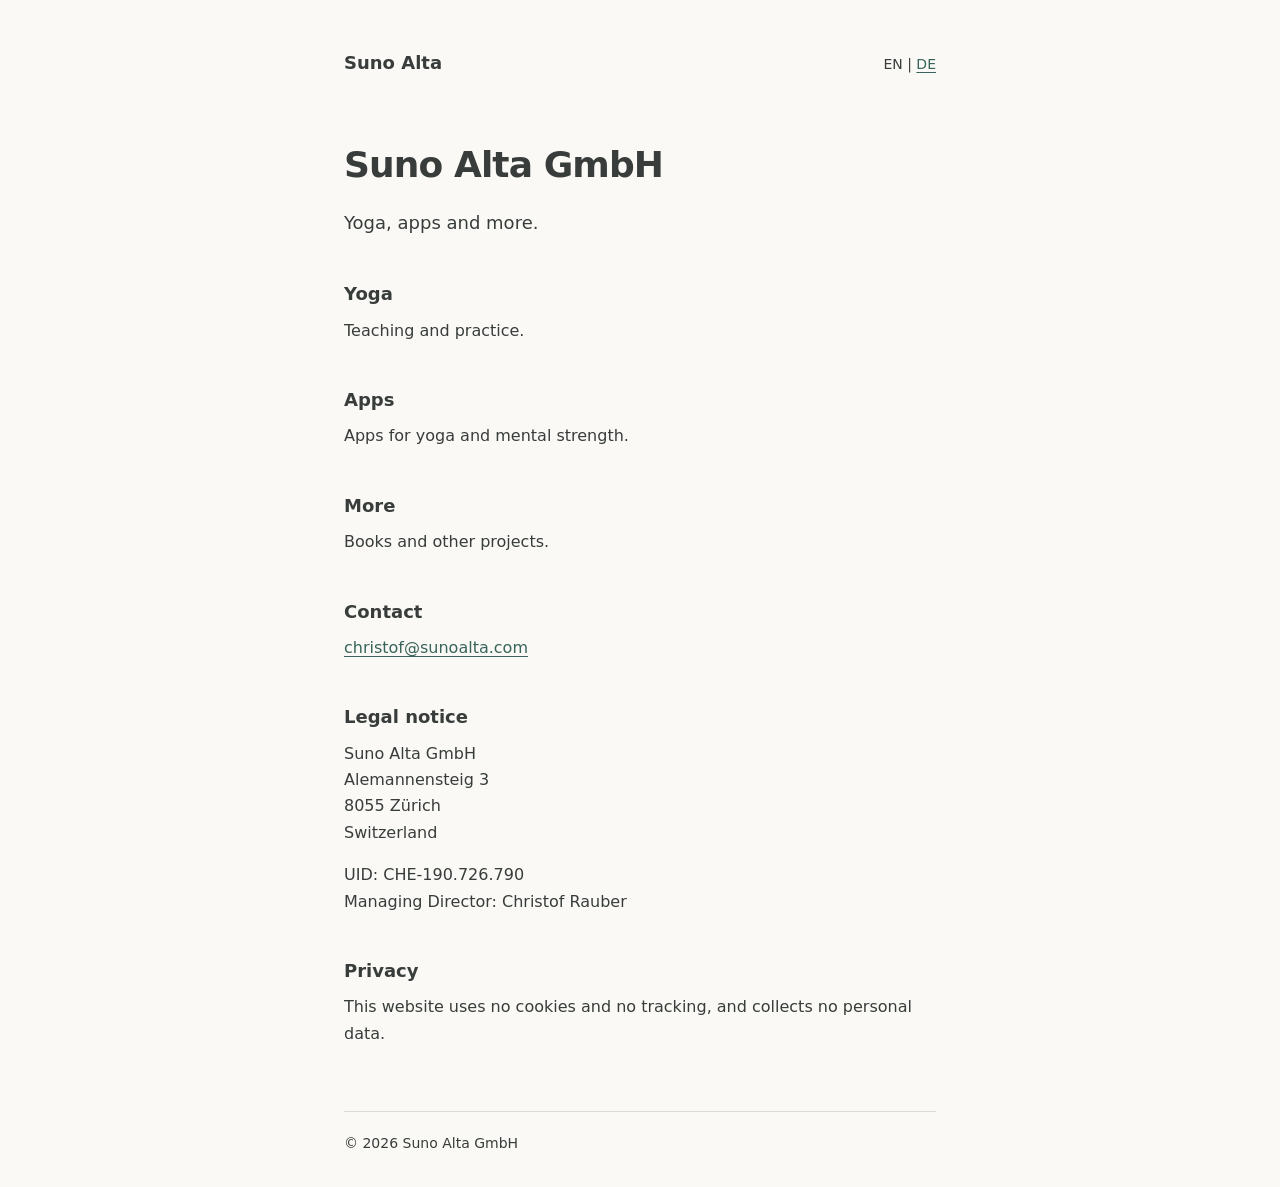
<file: index.html>
<!doctype html>
<html lang="en">
<head>
  <meta charset="utf-8">
  <meta name="viewport" content="width=device-width, initial-scale=1">
  <meta name="description" content="Suno Alta GmbH: yoga, apps and more. Contact and company information.">
  <title>Suno Alta GmbH</title>
  <link rel="stylesheet" href="style.css">
</head>
<body>
  <header>
    <p class="site-title">Suno Alta</p>
    <nav aria-label="Language">
      <span lang="en" aria-current="page">EN</span>
      <span aria-hidden="true"> | </span>
      <a href="de/" lang="de" hreflang="de" aria-label="Deutsch">DE</a>
    </nav>
  </header>
  <main>
    <h1>Suno Alta GmbH</h1>
    <p class="intro">Yoga, apps and more.</p>
    <section aria-labelledby="t0">
      <h2 id="t0">Yoga</h2>
      <p>Teaching and practice.</p>
    </section>
    <section aria-labelledby="t1">
      <h2 id="t1">Apps</h2>
      <p>Apps for yoga and mental strength.</p>
    </section>
    <section aria-labelledby="t2">
      <h2 id="t2">More</h2>
      <p>Books and other projects.</p>
    </section>
    <section aria-labelledby="contact">
      <h2 id="contact">Contact</h2>
      <p><a href="mailto:christof@sunoalta.com">christof@sunoalta.com</a></p>
    </section>
    <section aria-labelledby="legal">
      <h2 id="legal">Legal notice</h2>
      <p>Suno Alta GmbH<br>Alemannensteig 3<br>8055 Zürich<br>Switzerland</p>
      <p>UID: CHE-190.726.790<br>Managing Director: Christof Rauber</p>
    </section>
    <section aria-labelledby="privacy">
      <h2 id="privacy">Privacy</h2>
      <p>This website uses no cookies and no tracking, and collects no personal data.</p>
    </section>
  </main>
  <footer><p>© 2026 Suno Alta GmbH</p></footer>
</body>
</html>
</file>
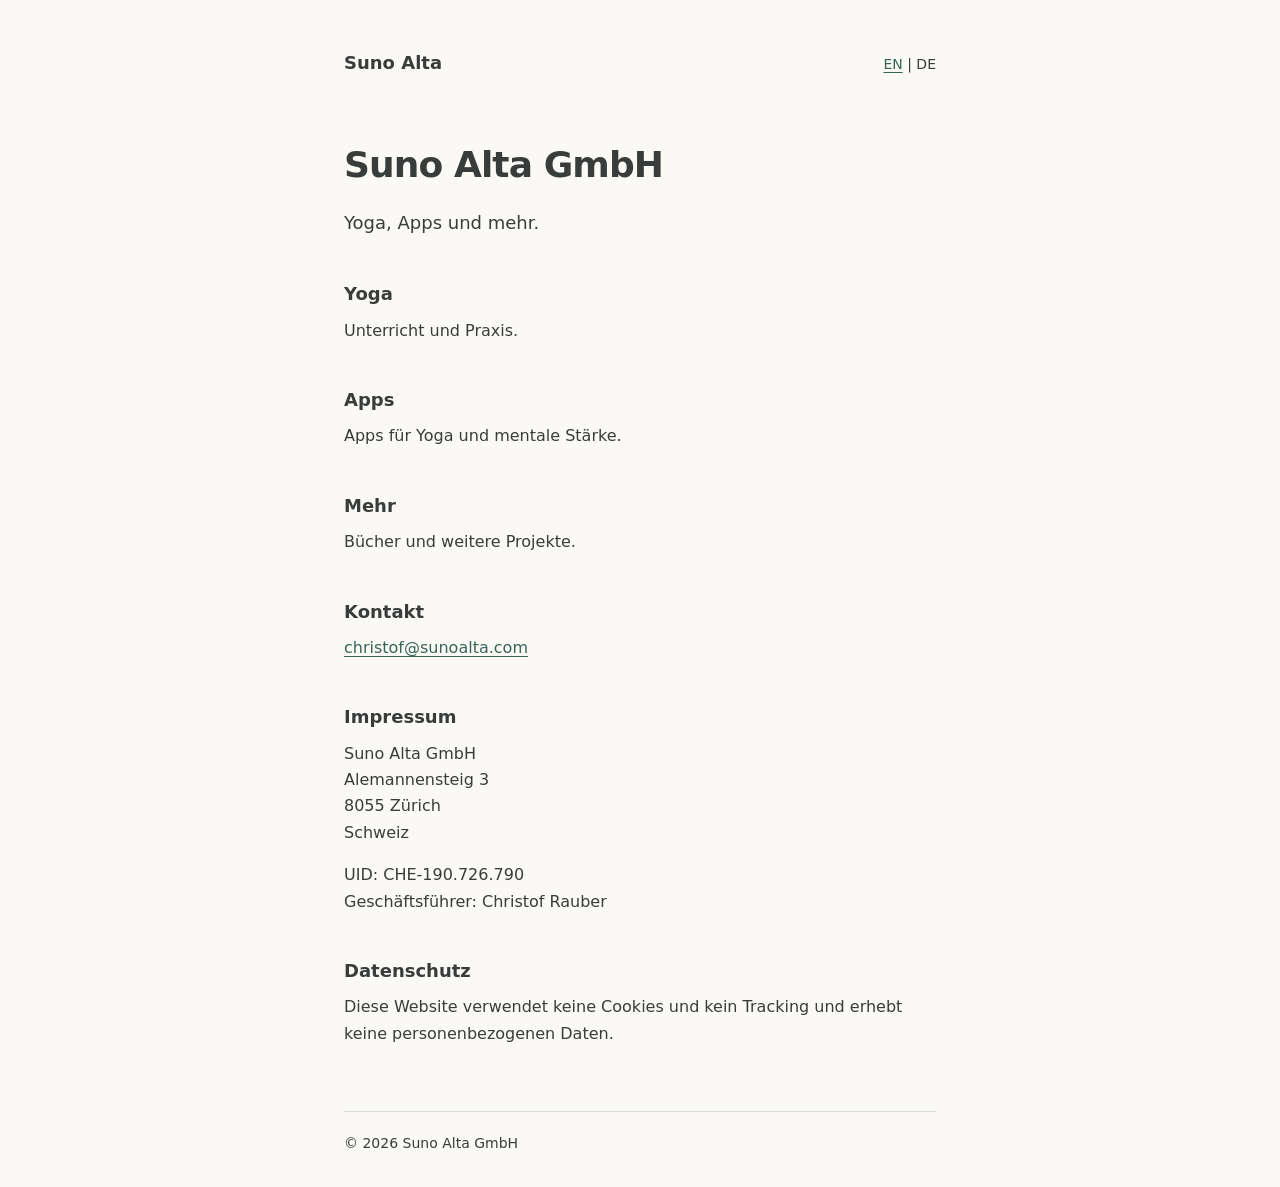
<file: de/index.html>
<!doctype html>
<html lang="de">
<head>
  <meta charset="utf-8">
  <meta name="viewport" content="width=device-width, initial-scale=1">
  <meta name="description" content="Suno Alta GmbH: Yoga, Apps und mehr. Kontakt und Unternehmensinformationen.">
  <title>Suno Alta GmbH</title>
  <link rel="stylesheet" href="../style.css">
</head>
<body>
  <header>
    <p class="site-title">Suno Alta</p>
    <nav aria-label="Sprache">
      <a href="../" lang="en" hreflang="en" aria-label="English">EN</a>
      <span aria-hidden="true"> | </span>
      <span lang="de" aria-current="page">DE</span>
    </nav>
  </header>
  <main>
    <h1>Suno Alta GmbH</h1>
    <p class="intro">Yoga, Apps und mehr.</p>
    <section aria-labelledby="t0">
      <h2 id="t0">Yoga</h2>
      <p>Unterricht und Praxis.</p>
    </section>
    <section aria-labelledby="t1">
      <h2 id="t1">Apps</h2>
      <p>Apps für Yoga und mentale Stärke.</p>
    </section>
    <section aria-labelledby="t2">
      <h2 id="t2">Mehr</h2>
      <p>Bücher und weitere Projekte.</p>
    </section>
    <section aria-labelledby="contact">
      <h2 id="contact">Kontakt</h2>
      <p><a href="mailto:christof@sunoalta.com">christof@sunoalta.com</a></p>
    </section>
    <section aria-labelledby="legal">
      <h2 id="legal">Impressum</h2>
      <p>Suno Alta GmbH<br>Alemannensteig 3<br>8055 Zürich<br>Schweiz</p>
      <p>UID: CHE-190.726.790<br>Geschäftsführer: Christof Rauber</p>
    </section>
    <section aria-labelledby="privacy">
      <h2 id="privacy">Datenschutz</h2>
      <p>Diese Website verwendet keine Cookies und kein Tracking und erhebt keine personenbezogenen Daten.</p>
    </section>
  </main>
  <footer><p>© 2026 Suno Alta GmbH</p></footer>
</body>
</html>
</file>
<file: style.css>
:root {
  color-scheme: light;
  font-family: system-ui, -apple-system, BlinkMacSystemFont, "Segoe UI", sans-serif;
  color: #383d3b;
  background: #faf9f6;
  line-height: 1.65;
}

* {
  box-sizing: border-box;
}

body {
  max-width: 40rem;
  margin: 0 auto;
  padding: 3rem 1.5rem 2rem;
}

header {
  display: flex;
  align-items: baseline;
  justify-content: space-between;
  gap: 1rem;
  margin-bottom: 4rem;
}

.site-title {
  margin: 0;
  font-size: 1.125rem;
  font-weight: 600;
}

nav {
  white-space: nowrap;
  font-size: 0.875rem;
}

h1, h2 {
  line-height: 1.3;
  font-weight: 600;
}

h1 {
  margin: 0 0 1.25rem;
  font-size: clamp(1.75rem, 5vw, 2.25rem);
  letter-spacing: -0.025em;
}

h2 {
  margin: 0 0 0.75rem;
  font-size: 1.125rem;
}

p {
  margin: 0 0 1rem;
}

.intro {
  font-size: 1.125rem;
}

section {
  margin-top: 2.75rem;
}

a {
  color: #38645b;
  text-underline-offset: 0.2em;
  overflow-wrap: anywhere;
}

a:hover {
  text-decoration-thickness: 0.125em;
}

a:focus-visible {
  outline: 2px solid #38645b;
  outline-offset: 4px;
  border-radius: 2px;
}

footer {
  margin-top: 4rem;
  padding-top: 1.25rem;
  border-top: 1px solid #d9dcd5;
  font-size: 0.875rem;
}

footer p {
  margin: 0;
}

@media (max-width: 30rem) {
  body {
    padding-top: 2rem;
  }

  header {
    margin-bottom: 3rem;
  }
}
</file>
